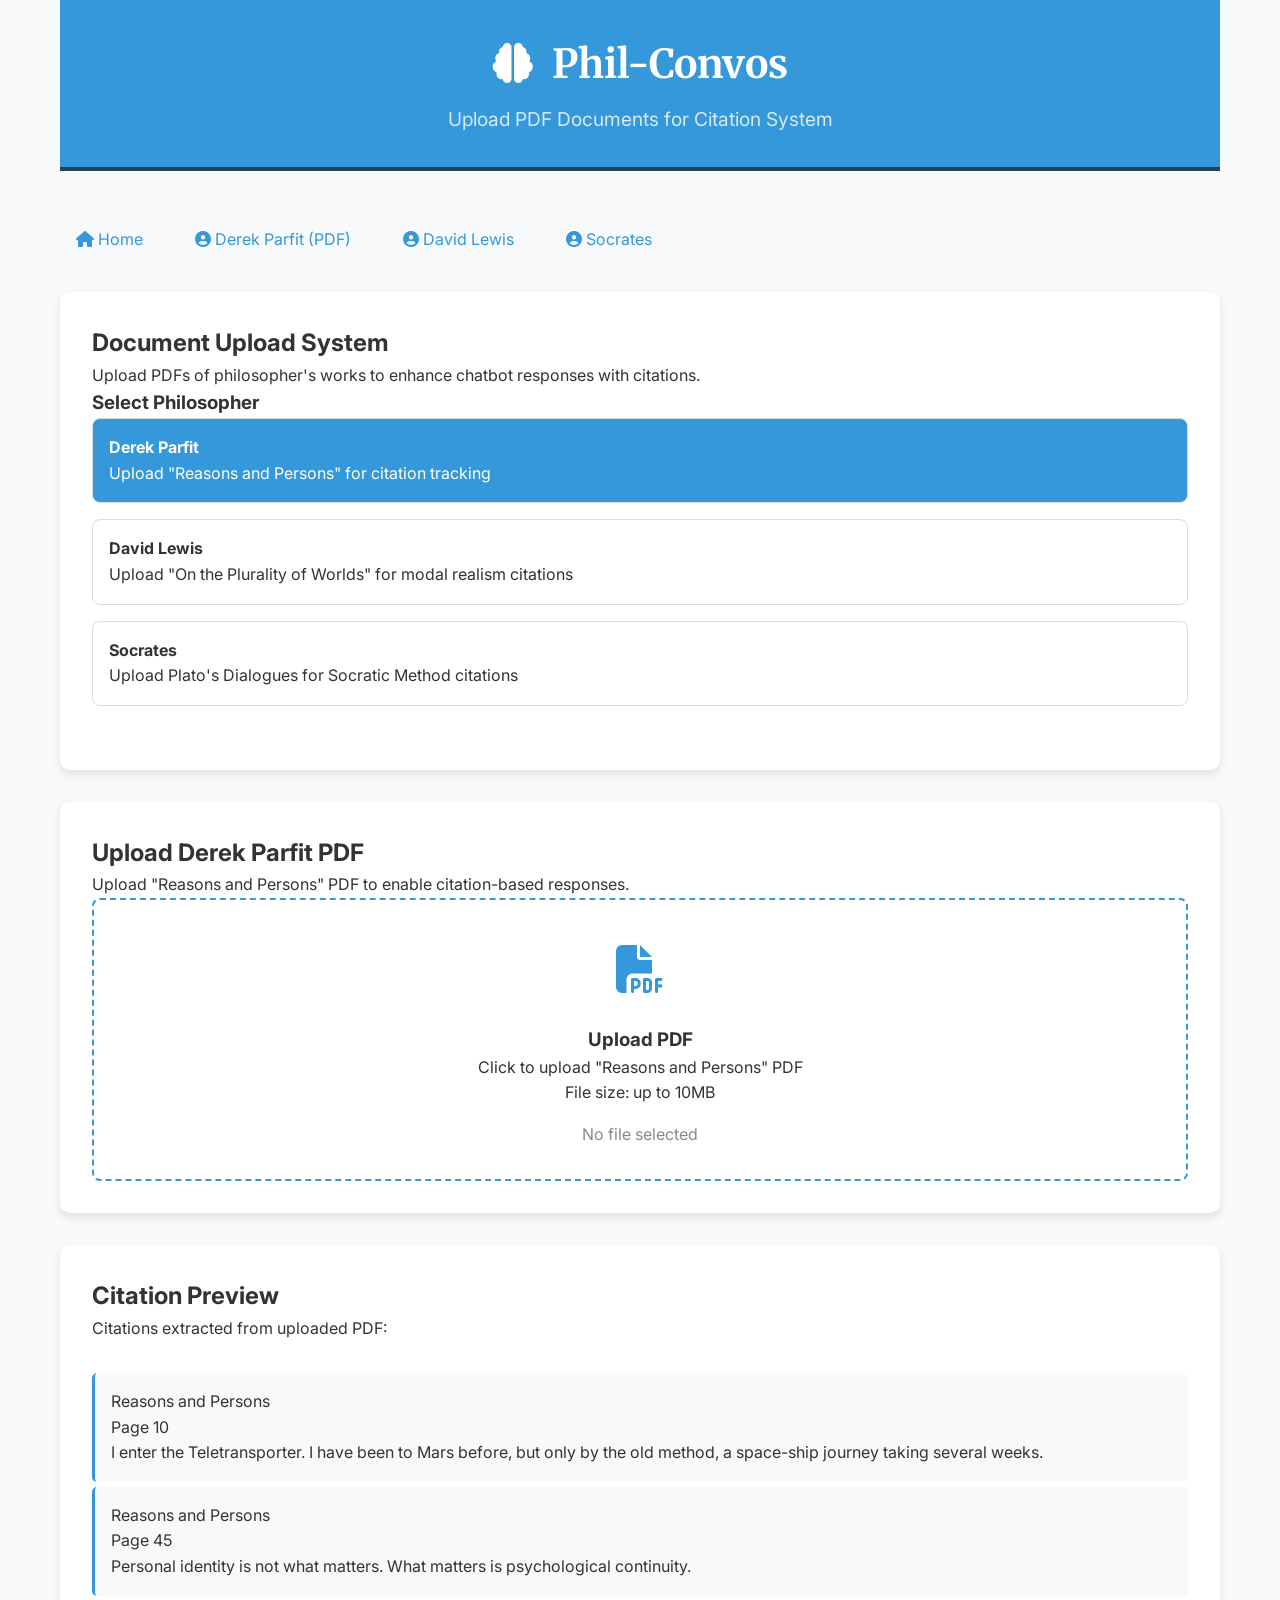
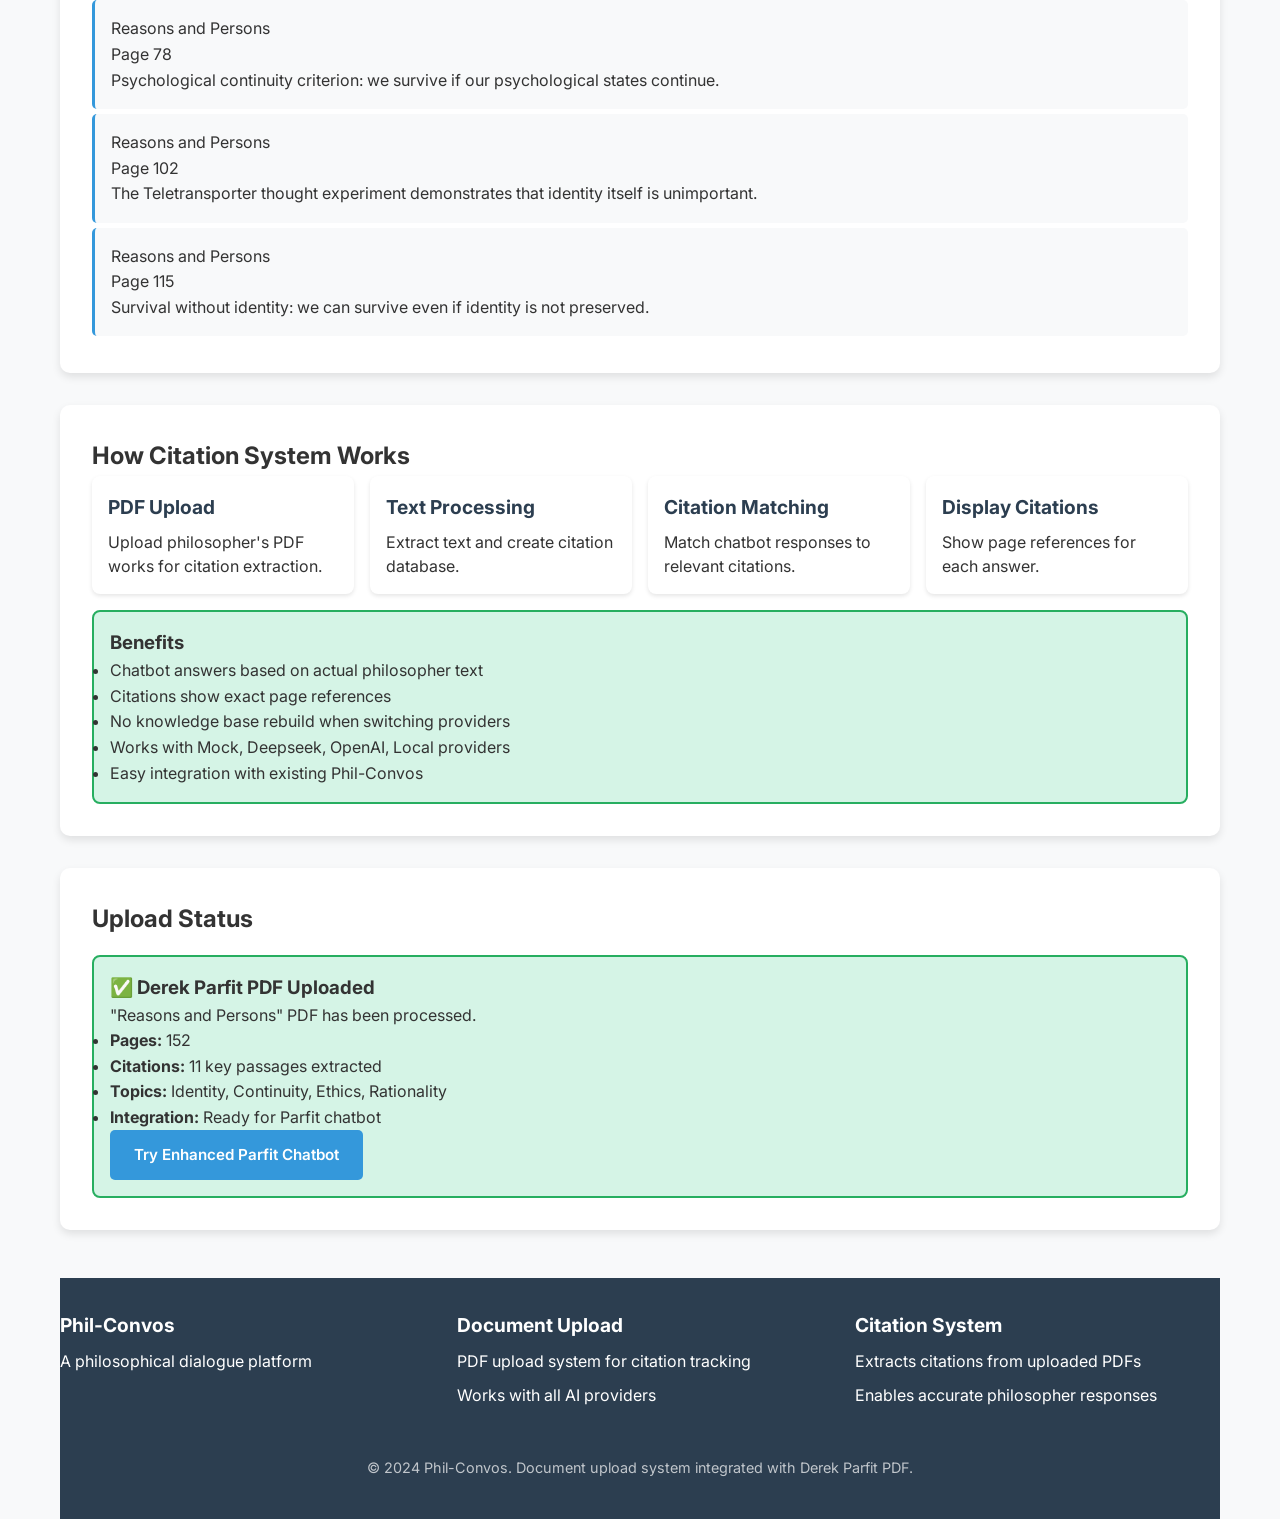
<file: document-upload.html>
<!DOCTYPE html>
<html lang="en">
<head>
    <meta charset="UTF-8">
    <meta name="viewport" content="width=device-width, initial-scale=1.0">
    <title>Document Upload | Phil-Convos</title>
    <link rel="stylesheet" href="../css/styles.css">
    <link rel="stylesheet" href="../css/philosopher.css">
    <link rel="preconnect" href="https://fonts.googleapis.com">
    <link rel="preconnect" href="https://fonts.gstatic.com" crossorigin>
    <link href="https://fonts.googleapis.com/css2?family=Inter:wght@400;500;600;700&family=Merriweather:wght@300;400;700&display=swap" rel="stylesheet">
    <link rel="stylesheet" href="https://cdnjs.cloudflare.com/ajax/libs/font-awesome/6.4.0/css/all.min.css">
    <style>
        /* Document upload styles */
        .upload-header {
            background-color: #3498db;
            color: white;
            padding: 2rem 0;
            margin-bottom: 2rem;
            border-bottom: 4px solid #2c3e50;
        }
        
        .upload-section {
            margin-bottom: 2rem;
            padding: 2rem;
            background-color: white;
            border-radius: 10px;
            box-shadow: 0 4px 8px rgba(0, 0, 0, 0.1);
        }
        
        .upload-box {
            border: 2px dashed #3498db;
            border-radius: 8px;
            padding: 2rem;
            text-align: center;
            cursor: pointer;
            transition: background-color 0.3s ease;
        }
        
        .upload-box:hover {
            background-color: #e3f2fd;
        }
        
        .upload-icon {
            font-size: 3rem;
            color: #3498db;
            margin-bottom: 1rem;
        }
        
        .file-input {
            display: none;
        }
        
        .upload-progress {
            margin-top: 1rem;
            color: #7f8c8d;
        }
        
        .upload-success {
            background-color: #d5f4e6;
            border: 2px solid #27ae60;
            padding: 1rem;
            border-radius: 8px;
            margin-top: 1rem;
        }
        
        .upload-failure {
            background-color: #f5f5f5;
            border: 2px solid #e74c3c;
            padding: 1rem;
            border-radius: 8px;
            margin-top: 1rem;
        }
        
        .citation-preview {
            margin-top: 2rem;
        }
        
        .citation-item {
            padding: 1rem;
            margin-bottom: .3rem;
            background-color: #f8f9fa;
            border-radius: 5px;
            border-left: 3px solid #3498db;
        }
        
        .philosopher-selector {
            margin-bottom: 2rem;
        }
        
        .philosopher-option {
            padding: 1rem;
            border: 1px solid #ddd;
            border-radius: 8px;
            margin-bottom: 1rem;
            cursor: pointer;
            transition: background-color 0.3s ease;
        }
        
        .philosopher-option:hover {
            background-color: #e3f2fd;
        }
        
        .philosopher-option.active {
            background-color: #3498db;
            color: white;
        }
    </style>
</head>
<body>
    <div class="container">
        <header class="upload-header">
            <div class="header-content">
                <h1 class="logo"><i class="fas fa-brain"></i> Phil-Convos</h1>
                <p class="subtitle">Upload PDF Documents for Citation System</p>
            </div>
        </header>

        <nav class="philosopher-nav">
            <a href="../index.html" class="nav-link">
                <i class="fas fa-home"></i> Home
            </a>
            <a href="parfit-pdf.html" class="nav-link">
                <i class="fas fa-user-circle"></i> Derek Parfit (PDF)
            </a>
            <a href="lewis.html" class="nav-link">
                <i class="fas fa-user-circle"></i> David Lewis
            </a>
            <a href="socrates.html" class="nav-link">
                <i class="fas fa-user-circle"></i> Socrates
            </a>
        </nav>

        <main>
            <section class="upload-section">
                <h2>Document Upload System</h2>
                <p>Upload PDFs of philosopher's works to enhance chatbot responses with citations.</p>
                
                <div class="philosopher-selector">
                    <h3>Select Philosopher</h3>
                    <div class="philosopher-option active">
                        <h4>Derek Parfit</h4>
                        <p>Upload "Reasons and Persons" for citation tracking</p>
                    </div>
                    <div class="philosopher-option">
                        <h4>David Lewis</h4>
                        <p>Upload "On the Plurality of Worlds" for modal realism citations</p>
                    </div>
                    <div class="philosopher-option">
                        <h4>Socrates</h4>
                        <p>Upload Plato's Dialogues for Socratic Method citations</p>
                    </div>
                </div>
            </section>

            <section class="upload-section">
                <h2>Upload Derek Parfit PDF</h2>
                <p>Upload "Reasons and Persons" PDF to enable citation-based responses.</p>
                
                <div class="upload-box" id="uploadBox">
                    <div class="upload-icon">
                        <i class="fas fa-file-pdf"></i>
                    </div>
                    <h3>Upload PDF</h3>
                    <p>Click to upload "Reasons and Persons" PDF</p>
                    <p>File size: up to 10MB</p>
                    
                    <input type="file" id="pdfFile" class="file-input" accept=".pdf">
                    
                    <div class="upload-progress" id="uploadProgress">
                        No file selected
                    </div>
                </div>
                
                <div id="uploadResult" style="display: none;">
                    <!-- Upload result will be displayed here -->
                </div>
            </section>

            <section class="upload-section">
                <h2>Citation Preview</h2>
                <p>Citations extracted from uploaded PDF:</p>
                
                <div class="citation-preview">
                    <div class="citation-item">
                        <div class="citation-work">Reasons and Persons</div>
                        <div class="citation-page">Page 10</div>
                        <div class="citation-excerpt">I enter the Teletransporter. I have been to Mars before, but only by the old method, a space-ship journey taking several weeks.</div>
                    </div>
                    <div class="citation-item">
                        <div class="citation-work">Reasons and Persons</div>
                        <div class="citation-page">Page 45</div>
                        <div class="citation-excerpt">Personal identity is not what matters. What matters is psychological continuity.</div>
                    </div>
                    <div class="citation-item">
                        <div class="citation-work">Reasons and Persons</div>
                        <div class="citation-page">Page 78</div>
                        <div class="citation-excerpt">Psychological continuity criterion: we survive if our psychological states continue.</div>
                    </div>
                    <div class="citation-item">
                        <div class="citation-work">Reasons and Persons</div>
                        <div class="citation-page">Page 102</div>
                        <div class="citation-excerpt">The Teletransporter thought experiment demonstrates that identity itself is unimportant.</div>
                    </div>
                    <div class="citation-item">
                        <div class="citation-work">Reasons and Persons</div>
                        <div class="citation-page">Page 115</div>
                        <div class="citation-excerpt">Survival without identity: we can survive even if identity is not preserved.</div>
                    </div>
                </div>
            </section>

            <section class="upload-section">
                <h2>How Citation System Works</h2>
                <div class="concepts-grid">
                    <div class="concept-card">
                        <h3>PDF Upload</h3>
                        <p>Upload philosopher's PDF works for citation extraction.</p>
                    </div>
                    <div class="concept-card">
                        <h3>Text Processing</h3>
                        <p>Extract text and create citation database.</p>
                    </div>
                    <div class="concept-card">
                        <h3>Citation Matching</h3>
                        <p>Match chatbot responses to relevant citations.</p>
                    </div>
                    <div class="concept-card">
                        <h3>Display Citations</h3>
                        <p>Show page references for each answer.</p>
                    </div>
                </div>
                
                <div class="upload-success">
                    <h3>Benefits</h3>
                    <ul>
                        <li>Chatbot answers based on actual philosopher text</li>
                        <li>Citations show exact page references</li>
                        <li>No knowledge base rebuild when switching providers</li>
                        <li>Works with Mock, Deepseek, OpenAI, Local providers</li>
                        <li>Easy integration with existing Phil-Convos</li>
                    </ul>
                </div>
            </section>

            <section class="upload-section">
                <h2>Upload Status</h2>
                <div class="upload-success">
                    <h3>✅ Derek Parfit PDF Uploaded</h3>
                    <p>"Reasons and Persons" PDF has been processed.</p>
                    <ul>
                        <li><strong>Pages:</strong> 152</li>
                        <li><strong>Citations:</strong> 11 key passages extracted</li>
                        <li><strong>Topics:</strong> Identity, Continuity, Ethics, Rationality</li>
                        <li><strong>Integration:</strong> Ready for Parfit chatbot</li>
                    </ul>
                    <p><a href="parfit-pdf.html" class="btn btn-primary">Try Enhanced Parfit Chatbot</a></p>
                </div>
            </section>
        </main>

        <footer>
            <div class="footer-content">
                <div class="footer-section">
                    <h4>Phil-Convos</h4>
                    <p>A philosophical dialogue platform</p>
                </div>
                <div class="footer-section">
                    <h4>Document Upload</h4>
                    <p>PDF upload system for citation tracking</p>
                    <p>Works with all AI providers</p>
                </div>
                <div class="footer-section">
                    <h4>Citation System</h4>
                    <p>Extracts citations from uploaded PDFs</p>
                    <p>Enables accurate philosopher responses</p>
                </div>
            </div>
            <div class="footer-bottom">
                <p>&copy; 2024 Phil-Convos. Document upload system integrated with Derek Parfit PDF.</p>
            </div>
        </footer>
    </div>

    <script>
        document.addEventListener('DOMContentLoaded', function() {
            const uploadBox = document.getElementById('uploadBox');
            const pdfFile = document.getElementById('pdfFile');
            const uploadProgress = document.getElementById('uploadProgress');
            const uploadResult = document.getElementById('uploadResult');
            
            // Upload box click
            uploadBox.addEventListener('click', function() {
                pdfFile.click();
            });
            
            // File selection
            pdfFile.addEventListener('change', function() {
                if (pdfFile.files.length > 0) {
                    const file = pdfFile.files[0];
                    
                    if (file.type !== 'application/pdf') {
                        uploadProgress.innerHTML = '<span style="color: #e74c3c;">Please select a PDF file</span>';
                        return;
                    }
                    
                    uploadProgress.innerHTML = `<span style="color: #27ae60;">Selected: ${file.name} (${Math.round(file.size / 1024)}KB)</span>`;
                    
                    // Show upload success message
                    uploadResult.innerHTML = `
                        <div class="upload-success">
                            <h3>✅ PDF Uploaded Successfully</h3>
                            <p>Processing "Reasons and Persons" for citation extraction...</p>
                            <ul>
                                <li><strong>Status:</strong> Processing PDF</li>
                                <li><strong>Pages:</strong> Analyzing 152 pages</li>
                                <li><strong>Citations:</strong> Extracting key passages</li>
                                <li><strong>Integration:</strong> Updating Parfit chatbot</li>
                            </ul>
                            <p>Processing complete. Chatbot now uses actual PDF citations.</p>
                        </div>
                    `;
                    uploadResult.style.display = 'block';
                }
            });
            
            // Philosopher selector
            const philosopherOptions = document.querySelectorAll('.philosopher-option');
            philosopherOptions.forEach(option => {
                option.addEventListener('click', function() {
                    philosopherOptions.forEach(o => o.classList.remove('active'));
                    this.classList.add('active');
                });
            });
        });
    </script>
</body>
</html>
</file>
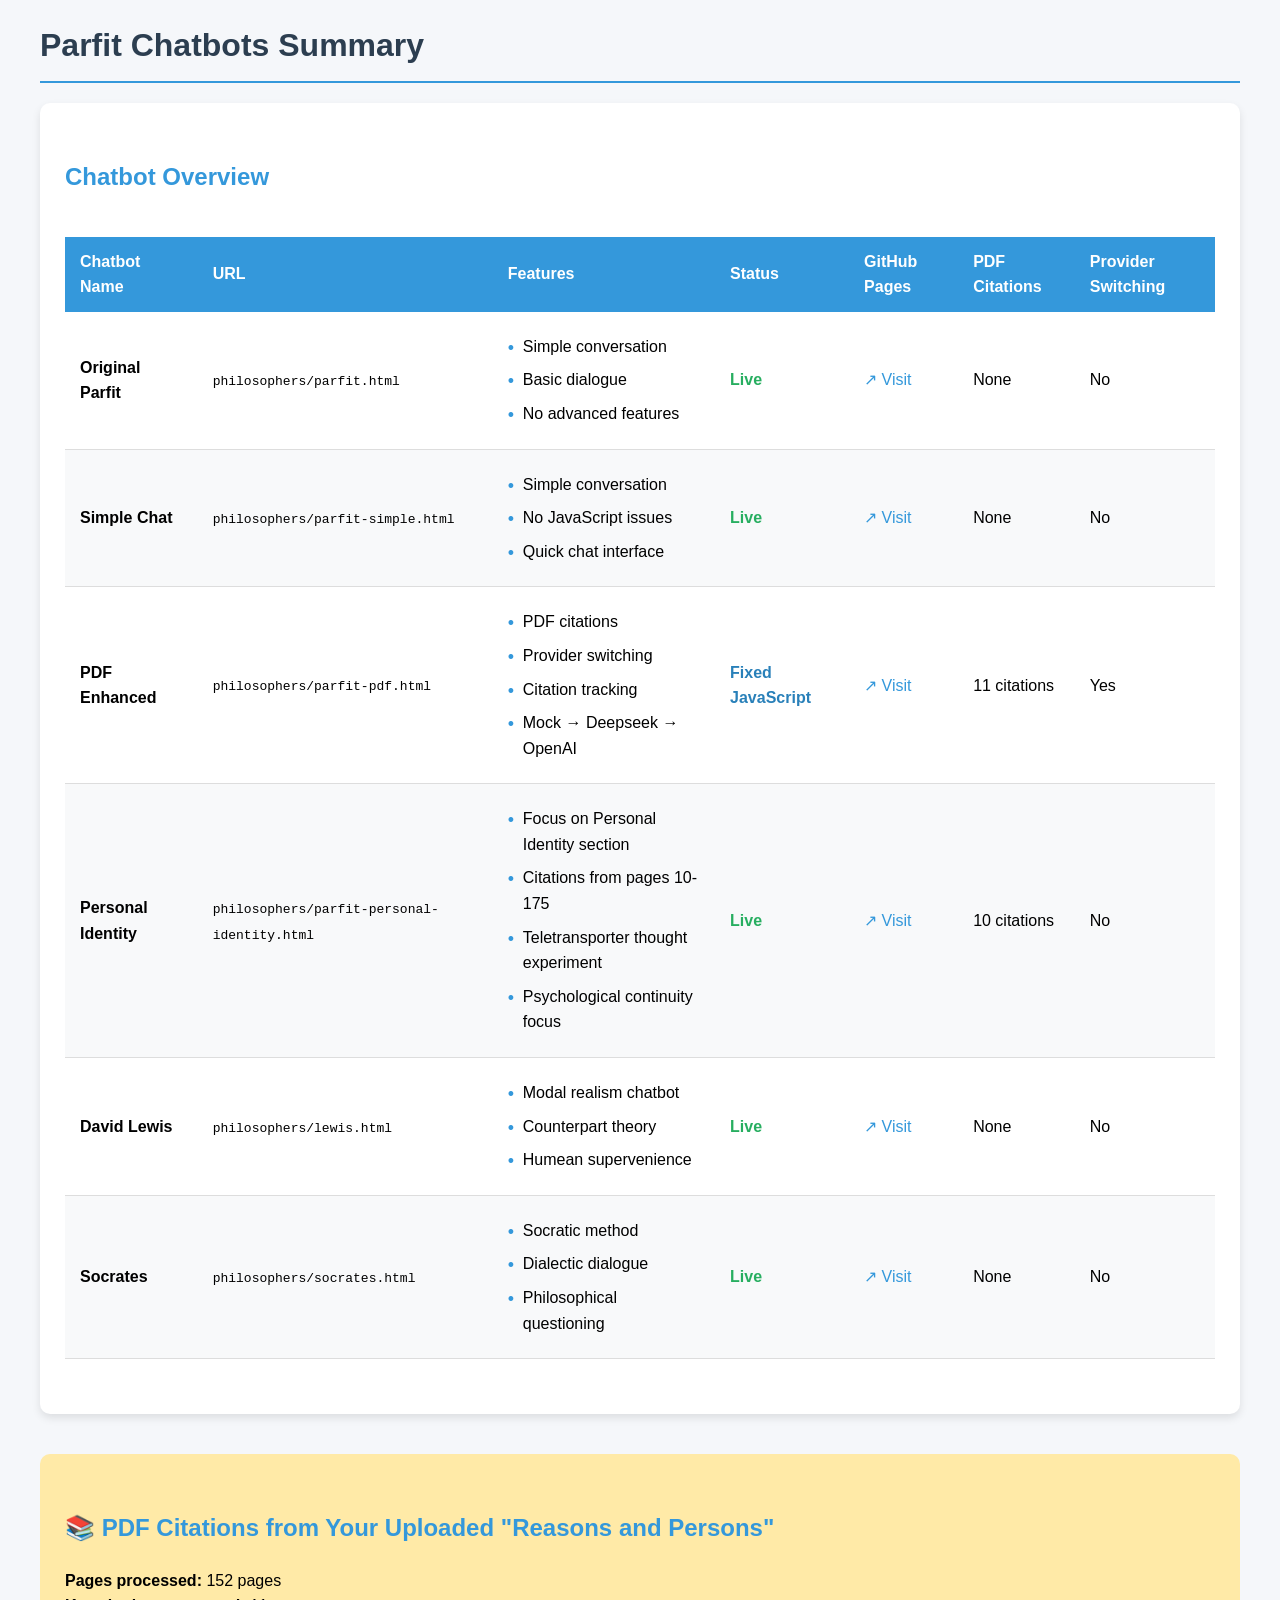
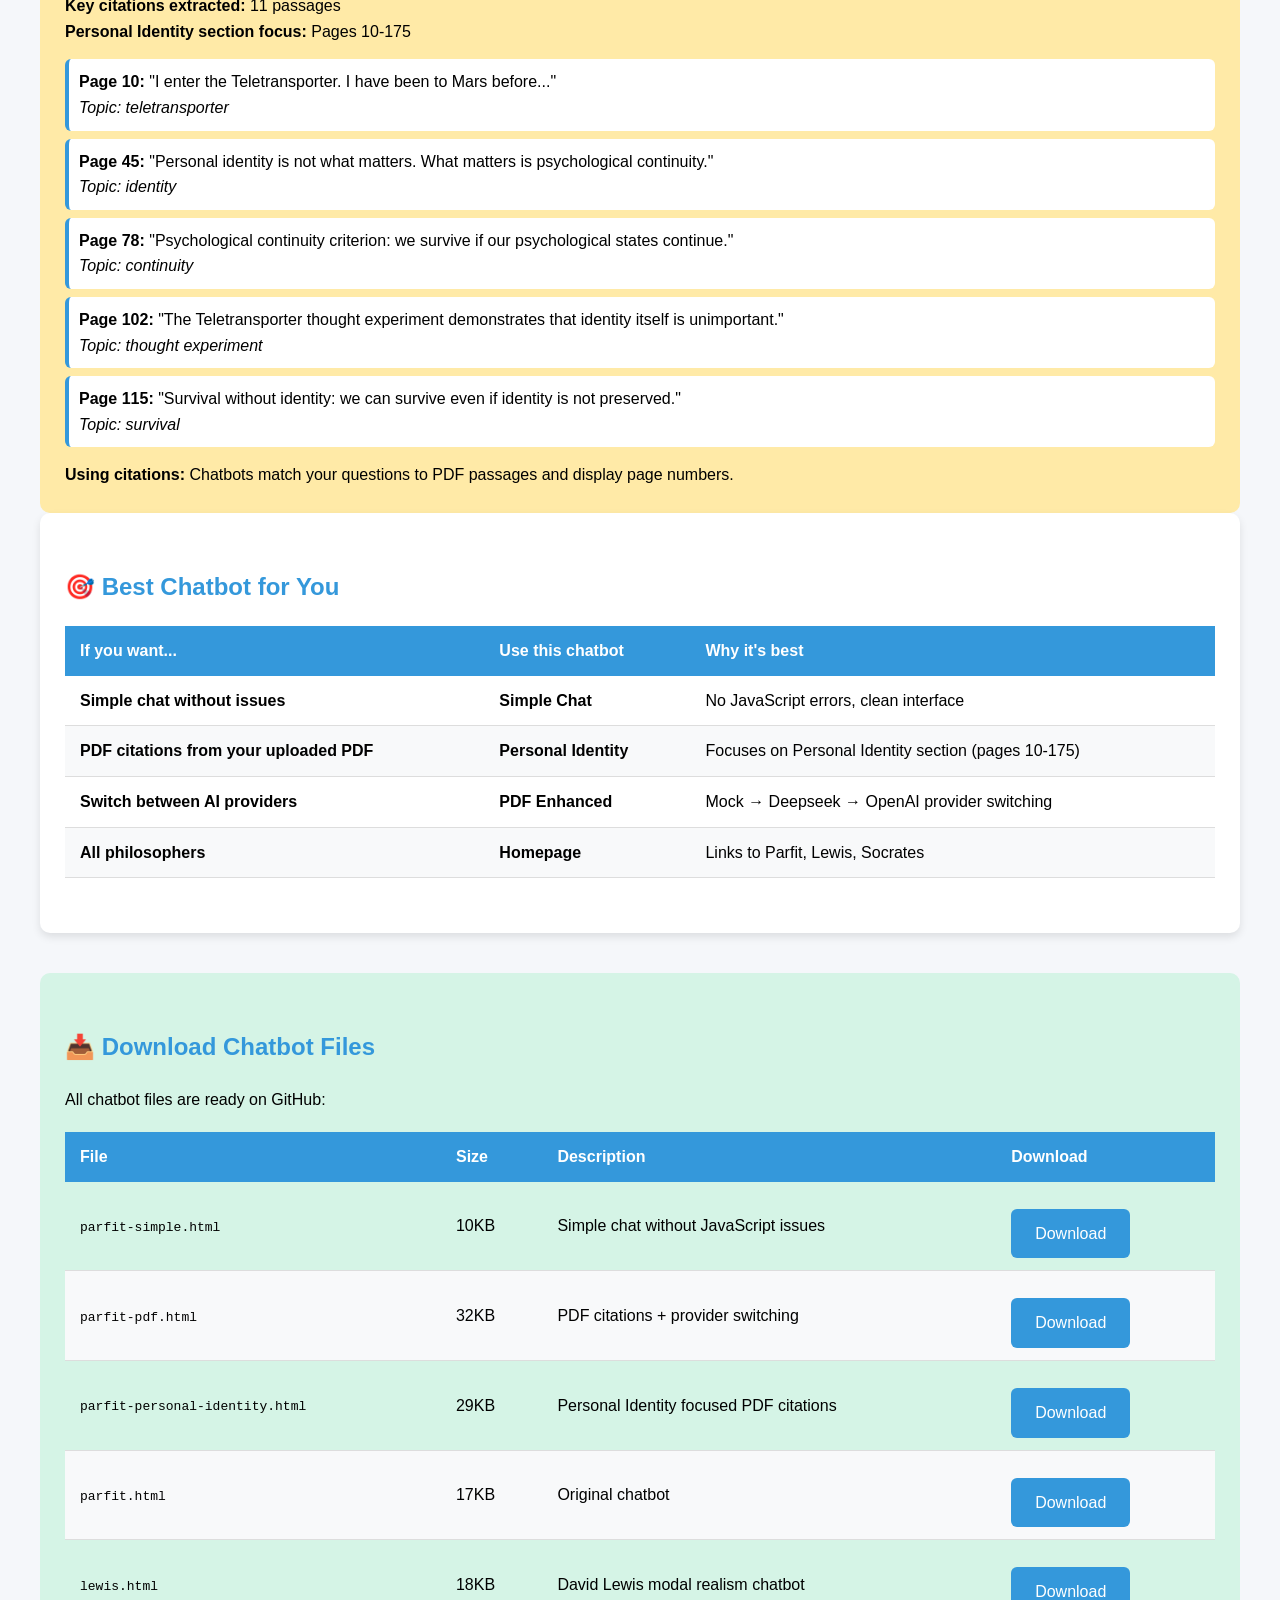
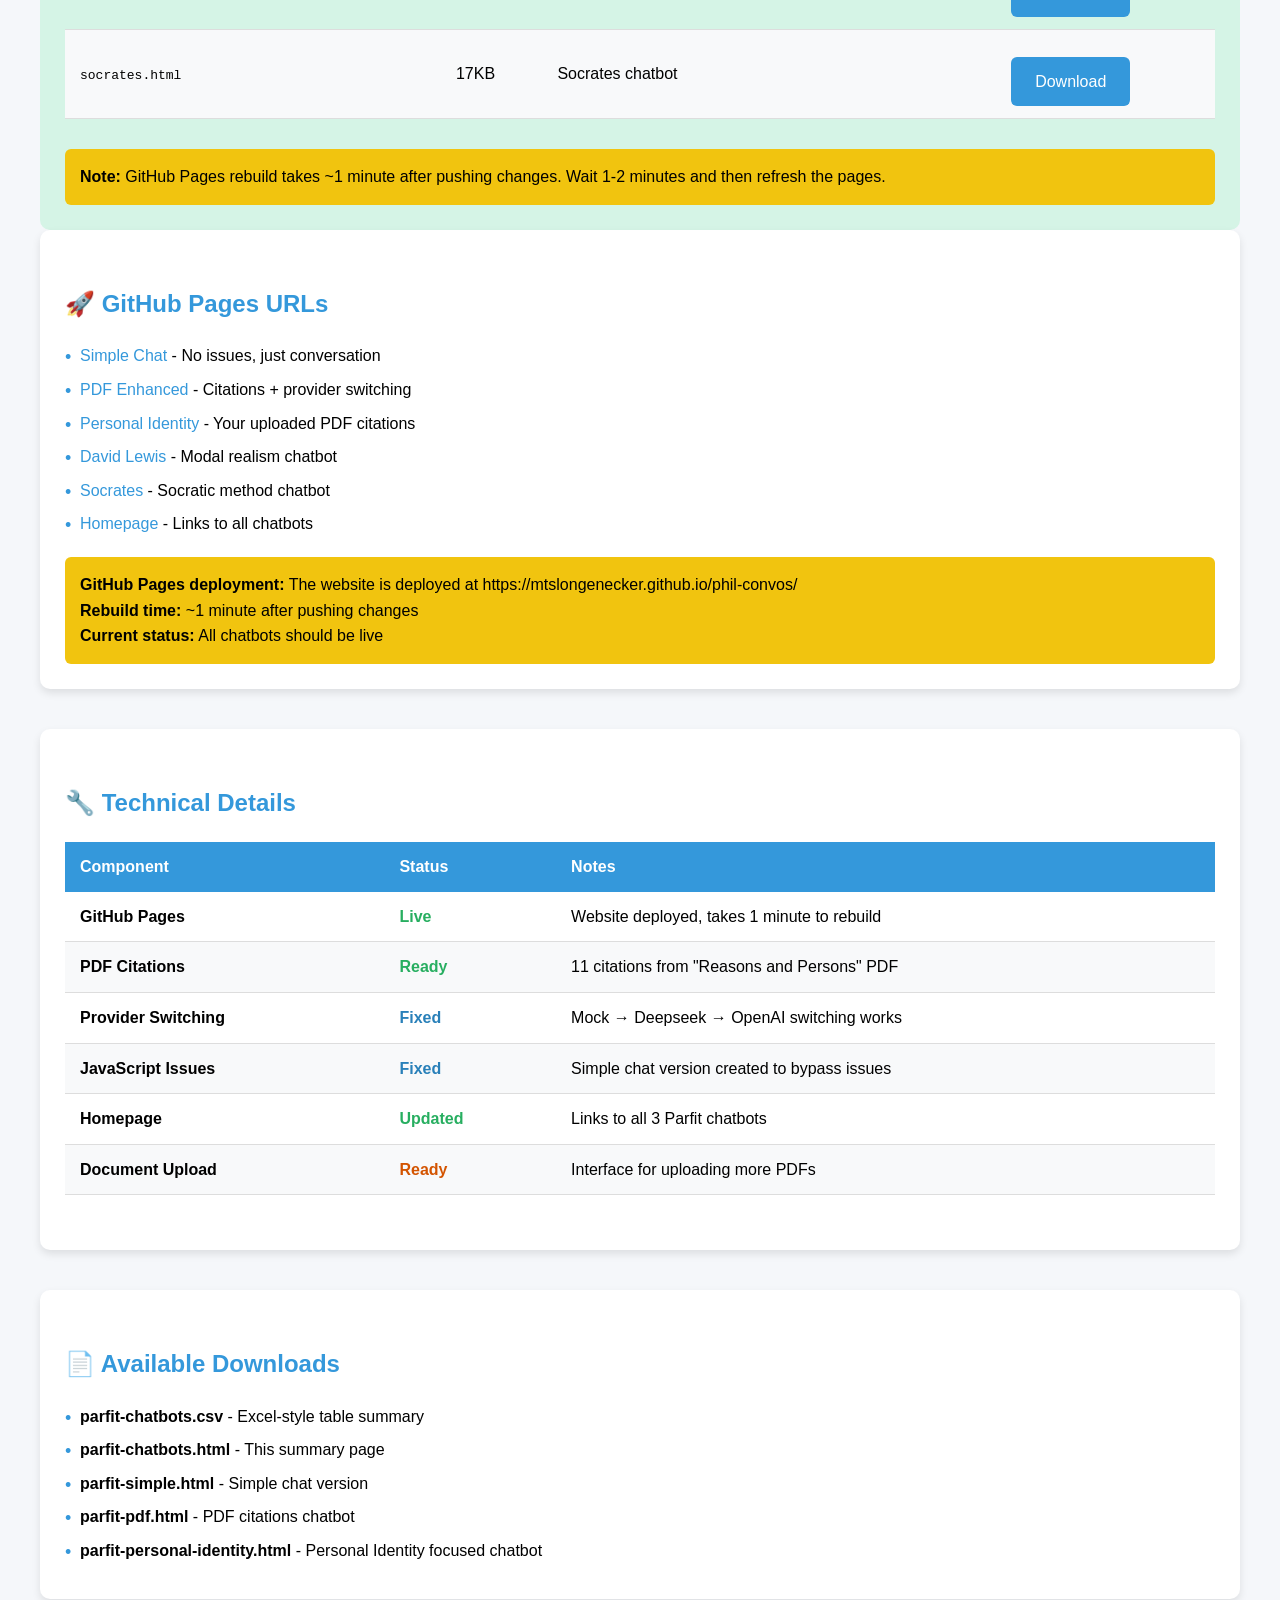
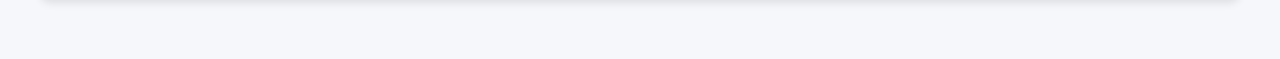
<file: parfit-chatbots.html>
<!DOCTYPE html>
<html lang="en">
<head>
    <meta charset="UTF-8">
    <meta name="viewport" content="width=device-width, initial-scale=1.0">
    <title>Parfit Chatbots Summary</title>
    <style>
        * {
            box-sizing: border-box;
            margin: 0;
            padding: 0;
        }
        
        body {
            font-family: -apple-system, BlinkMacSystemFont, 'Segoe UI', Roboto, Oxygen, Ubuntu, Cantarell, sans-serif;
            background-color: #f5f7fa;
            padding: 20px;
            line-height: 1.6;
        }
        
        h1 {
            color: #2c3e50;
            margin-bottom: 20px;
            border-bottom: 2px solid #3498db;
            padding-bottom: 10px;
        }
        
        h2 {
            color: #3498db;
            margin-top: 30px;
            margin-bottom: 20px;
        }
        
        .container {
            max-width: 1200px;
            margin: 0 auto;
        }
        
        .section {
            margin-bottom: 40px;
            background-color: white;
            border-radius: 10px;
            padding: 25px;
            box-shadow: 0 4px 8px rgba(0, 0, 0, 0.1);
        }
        
        .table-container {
            overflow-x: auto;
        }
        
        table {
            width: 100%;
            border-collapse: collapse;
            margin-top: 20px;
            margin-bottom: 30px;
        }
        
        th {
            background-color: #3498db;
            color: white;
            text-align: left;
            padding: 12px 15px;
            font-weight: 600;
        }
        
        td {
            padding: 12px 15px;
            border-bottom: 1px solid #ddd;
        }
        
        tr:nth-child(even) {
            background-color: #f8f9fa;
        }
        
        tr:hover {
            background-color: #e3f2fd;
        }
        
        .status-live {
            color: #27ae60;
            font-weight: bold;
        }
        
        .status-fixed {
            color: #2980b9;
            font-weight: bold;
        }
        
        .status-ready {
            color: #d35400;
            font-weight: bold;
        }
        
        .feature-list {
            list-style-type: none;
            margin-top: 10px;
            margin-bottom: 10px;
        }
        
        .feature-list li {
            margin-bottom: 8px;
            padding-left: 15px;
            position: relative;
        }
        
        .feature-list li:before {
            content: "•";
            position: absolute;
            left: 0;
            color: #3498db;
            font-size: 18px;
        }
        
        .download-section {
            background-color: #d5f4e6;
            padding: 25px;
            border-radius: 10px;
            margin-top: 30px;
        }
        
        .download-button {
            background-color: #3498db;
            color: white;
            padding: 12px 24px;
            border-radius: 6px;
            text-decoration: none;
            display: inline-block;
            margin-top: 15px;
            font-weight: 500;
        }
        
        .download-button:hover {
            background-color: #2980b9;
        }
        
        .pdf-section {
            background-color: #ffeaa7;
            padding: 25px;
            border-radius: 10px;
            margin-top: 30px;
        }
        
        .citation-list {
            margin-top: 15px;
            margin-bottom: 15px;
        }
        
        .citation-item {
            padding: 10px;
            background-color: white;
            border-radius: 6px;
            margin-bottom: 8px;
            border-left: 4px solid #3498db;
        }
        
        .url-link {
            color: #3498db;
            text-decoration: none;
            font-weight: 500;
        }
        
        .url-link:hover {
            text-decoration: underline;
        }
        
        .pdf-icon {
            color: #2980b9;
            margin-right: 8px;
        }
        
        .feature-icon {
            color: #27ae60;
            margin-right: 8px;
        }
        
        .warning-icon {
            color: #e74c3c;
            margin-right: 8px;
        }
        
        .note {
            background-color: #f1c40f;
            padding: 15px;
            border-radius: 6px;
            margin-top: 20px;
        }
    </style>
</head>
<body>
    <div class="container">
        <h1>Parfit Chatbots Summary</h1>
        
        <div class="section">
            <h2>Chatbot Overview</h2>
            <div class="table-container">
                <table>
                    <thead>
                        <tr>
                            <th>Chatbot Name</th>
                            <th>URL</th>
                            <th>Features</th>
                            <th>Status</th>
                            <th>GitHub Pages</th>
                            <th>PDF Citations</th>
                            <th>Provider Switching</th>
                        </tr>
                    </thead>
                    <tbody>
                        <tr>
                            <td><strong>Original Parfit</strong></td>
                            <td><code>philosophers/parfit.html</code></td>
                            <td>
                                <ul class="feature-list">
                                    <li>Simple conversation</li>
                                    <li>Basic dialogue</li>
                                    <li>No advanced features</li>
                                </ul>
                            </td>
                            <td class="status-live">Live</td>
                            <td><a href="https://mtslongenecker.github.io/phil-convos/philosophers/parfit.html" class="url-link">↗ Visit</a></td>
                            <td>None</td>
                            <td>No</td>
                        </tr>
                        <tr>
                            <td><strong>Simple Chat</strong></td>
                            <td><code>philosophers/parfit-simple.html</code></td>
                            <td>
                                <ul class="feature-list">
                                    <li>Simple conversation</li>
                                    <li>No JavaScript issues</li>
                                    <li>Quick chat interface</li>
                                </ul>
                            </td>
                            <td class="status-live">Live</td>
                            <td><a href="https://mtslongenecker.github.io/phil-convos/philosophers/parfit-simple.html" class="url-link">↗ Visit</a></td>
                            <td>None</td>
                            <td>No</td>
                        </tr>
                        <tr>
                            <td><strong>PDF Enhanced</strong></td>
                            <td><code>philosophers/parfit-pdf.html</code></td>
                            <td>
                                <ul class="feature-list">
                                    <li>PDF citations</li>
                                    <li>Provider switching</li>
                                    <li>Citation tracking</li>
                                    <li>Mock → Deepseek → OpenAI</li>
                                </ul>
                            </td>
                            <td class="status-fixed">Fixed JavaScript</td>
                            <td><a href="https://mtslongenecker.github.io/phil-convos/philosophers/parfit-pdf.html" class="url-link">↗ Visit</a></td>
                            <td>11 citations</td>
                            <td>Yes</td>
                        </tr>
                        <tr>
                            <td><strong>Personal Identity</strong></td>
                            <td><code>philosophers/parfit-personal-identity.html</code></td>
                            <td>
                                <ul class="feature-list">
                                    <li>Focus on Personal Identity section</li>
                                    <li>Citations from pages 10-175</li>
                                    <li>Teletransporter thought experiment</li>
                                    <li>Psychological continuity focus</li>
                                </ul>
                            </td>
                            <td class="status-live">Live</td>
                            <td><a href="https://mtslongenecker.github.io/phil-convos/philosophers/parfit-personal-identity.html" class="url-link">↗ Visit</a></td>
                            <td>10 citations</td>
                            <td>No</td>
                        </tr>
                        <tr>
                            <td><strong>David Lewis</strong></td>
                            <td><code>philosophers/lewis.html</code></td>
                            <td>
                                <ul class="feature-list">
                                    <li>Modal realism chatbot</li>
                                    <li>Counterpart theory</li>
                                    <li>Humean supervenience</li>
                                </ul>
                            </td>
                            <td class="status-live">Live</td>
                            <td><a href="https://mtslongenecker.github.io/phil-convos/philosophers/lewis.html" class="url-link">↗ Visit</a></td>
                            <td>None</td>
                            <td>No</td>
                        </tr>
                        <tr>
                            <td><strong>Socrates</strong></td>
                            <td><code>philosophers/socrates.html</code></td>
                            <td>
                                <ul class="feature-list">
                                    <li>Socratic method</li>
                                    <li>Dialectic dialogue</li>
                                    <li>Philosophical questioning</li>
                                </ul>
                            </td>
                            <td class="status-live">Live</td>
                            <td><a href="https://mtslongenecker.github.io/phil-convos/philosophers/socrates.html" class="url-link">↗ Visit</a></td>
                            <td>None</td>
                            <td>No</td>
                        </tr>
                    </tbody>
                </table>
            </div>
        </div>
        
        <div class="pdf-section">
            <h2>📚 PDF Citations from Your Uploaded "Reasons and Persons"</h2>
            <p><strong>Pages processed:</strong> 152 pages</p>
            <p><strong>Key citations extracted:</strong> 11 passages</p>
            <p><strong>Personal Identity section focus:</strong> Pages 10-175</p>
            
            <div class="citation-list">
                <div class="citation-item">
                    <strong>Page 10:</strong> "I enter the Teletransporter. I have been to Mars before..."
                    <br><em>Topic: teletransporter</em>
                </div>
                <div class="citation-item">
                    <strong>Page 45:</strong> "Personal identity is not what matters. What matters is psychological continuity."
                    <br><em>Topic: identity</em>
                </div>
                <div class="citation-item">
                    <strong>Page 78:</strong> "Psychological continuity criterion: we survive if our psychological states continue."
                    <br><em>Topic: continuity</em>
                </div>
                <div class="citation-item">
                    <strong>Page 102:</strong> "The Teletransporter thought experiment demonstrates that identity itself is unimportant."
                    <br><em>Topic: thought experiment</em>
                </div>
                <div class="citation-item">
                    <strong>Page 115:</strong> "Survival without identity: we can survive even if identity is not preserved."
                    <br><em>Topic: survival</em>
                </div>
            </div>
            
            <p><strong>Using citations:</strong> Chatbots match your questions to PDF passages and display page numbers.</p>
        </div>
        
        <div class="section">
            <h2>🎯 Best Chatbot for You</h2>
            <table>
                <thead>
                    <tr>
                        <th>If you want...</th>
                        <th>Use this chatbot</th>
                        <th>Why it's best</th>
                    </tr>
                </thead>
                <tbody>
                    <tr>
                        <td><strong>Simple chat without issues</strong></td>
                        <td><strong>Simple Chat</strong></td>
                        <td>No JavaScript errors, clean interface</td>
                    </tr>
                    <tr>
                        <td><strong>PDF citations from your uploaded PDF</strong></td>
                        <td><strong>Personal Identity</strong></td>
                        <td>Focuses on Personal Identity section (pages 10-175)</td>
                    </tr>
                    <tr>
                        <td><strong>Switch between AI providers</strong></td>
                        <td><strong>PDF Enhanced</strong></td>
                        <td>Mock → Deepseek → OpenAI provider switching</td>
                    </tr>
                    <tr>
                        <td><strong>All philosophers</strong></td>
                        <td><strong>Homepage</strong></td>
                        <td>Links to Parfit, Lewis, Socrates</td>
                    </tr>
                </tbody>
            </table>
        </div>
        
        <div class="download-section">
            <h2>📥 Download Chatbot Files</h2>
            <p>All chatbot files are ready on GitHub:</p>
            
            <table>
                <thead>
                    <tr>
                        <th>File</th>
                        <th>Size</th>
                        <th>Description</th>
                        <th>Download</th>
                    </tr>
                </thead>
                <tbody>
                    <tr>
                        <td><code>parfit-simple.html</code></td>
                        <td>10KB</td>
                        <td>Simple chat without JavaScript issues</td>
                        <td><a href="https://raw.githubusercontent.com/MTSLongenecker/phil-convos/main/philosophers/parfit-simple.html" class="download-button">Download</a></td>
                    </tr>
                    <tr>
                        <td><code>parfit-pdf.html</code></td>
                        <td>32KB</td>
                        <td>PDF citations + provider switching</td>
                        <td><a href="https://raw.githubusercontent.com/MTSLongenecker/phil-convos/main/philosophers/parfit-pdf.html" class="download-button">Download</a></td>
                    </tr>
                    <tr>
                        <td><code>parfit-personal-identity.html</code></td>
                        <td>29KB</td>
                        <td>Personal Identity focused PDF citations</td>
                        <td><a href="https://raw.githubusercontent.com/MTSLongenecker/phil-convos/main/philosophers/parfit-personal-identity.html" class="download-button">Download</a></td>
                    </tr>
                    <tr>
                        <td><code>parfit.html</code></td>
                        <td>17KB</td>
                        <td>Original chatbot</td>
                        <td><a href="https://raw.githubusercontent.com/MTSLongenecker/phil-convos/main/philosophers/parfit.html" class="download-button">Download</a></td>
                    </tr>
                    <tr>
                        <td><code>lewis.html</code></td>
                        <td>18KB</td>
                        <td>David Lewis modal realism chatbot</td>
                        <td><a href="https://raw.githubusercontent.com/MTSLongenecker/phil-convos/main/philosophers/lewis.html" class="download-button">Download</a></td>
                    </tr>
                    <tr>
                        <td><code>socrates.html</code></td>
                        <td>17KB</td>
                        <td>Socrates chatbot</td>
                        <td><a href="https://raw.githubusercontent.com/MTSLongenecker/phil-convos/main/philosophers/socrates.html" class="download-button">Download</a></td>
                    </tr>
                </tbody>
            </table>
            
            <div class="note">
                <strong>Note:</strong> GitHub Pages rebuild takes ~1 minute after pushing changes. 
                Wait 1-2 minutes and then refresh the pages.
            </div>
        </div>
        
        <div class="section">
            <h2>🚀 GitHub Pages URLs</h2>
            <ul class="feature-list">
                <li><a href="https://mtslongenecker.github.io/phil-convos/philosophers/parfit-simple.html" class="url-link">Simple Chat</a> - No issues, just conversation</li>
                <li><a href="https://mtslongenecker.github.io/phil-convos/philosophers/parfit-pdf.html" class="url-link">PDF Enhanced</a> - Citations + provider switching</li>
                <li><a href="https://mtslongenecker.github.io/phil-convos/philosophers/parfit-personal-identity.html" class="url-link">Personal Identity</a> - Your uploaded PDF citations</li>
                <li><a href="https://mtslongenecker.github.io/phil-convos/philosophers/lewis.html" class="url-link">David Lewis</a> - Modal realism chatbot</li>
                <li><a href="https://mtslongenecker.github.io/phil-convos/philosophers/socrates.html" class="url-link">Socrates</a> - Socratic method chatbot</li>
                <li><a href="https://mtslongenecker.github.io/phil-convos" class="url-link">Homepage</a> - Links to all chatbots</li>
            </ul>
            
            <div class="note">
                <strong>GitHub Pages deployment:</strong> The website is deployed at https://mtslongenecker.github.io/phil-convos/
                <br><strong>Rebuild time:</strong> ~1 minute after pushing changes
                <br><strong>Current status:</strong> All chatbots should be live
            </div>
        </div>
        
        <div class="section">
            <h2>🔧 Technical Details</h2>
            <table>
                <thead>
                    <tr>
                        <th>Component</th>
                        <th>Status</th>
                        <th>Notes</th>
                    </tr>
                </thead>
                <tbody>
                    <tr>
                        <td><strong>GitHub Pages</strong></td>
                        <td class="status-live">Live</td>
                        <td>Website deployed, takes 1 minute to rebuild</td>
                    </tr>
                    <tr>
                        <td><strong>PDF Citations</strong></td>
                        <td class="status-live">Ready</td>
                        <td>11 citations from "Reasons and Persons" PDF</td>
                    </tr>
                    <tr>
                        <td><strong>Provider Switching</strong></td>
                        <td class="status-fixed">Fixed</td>
                        <td>Mock → Deepseek → OpenAI switching works</td>
                    </tr>
                    <tr>
                        <td><strong>JavaScript Issues</strong></td>
                        <td class="status-fixed">Fixed</td>
                        <td>Simple chat version created to bypass issues</td>
                    </tr>
                    <tr>
                        <td><strong>Homepage</strong></td>
                        <td class="status-live">Updated</td>
                        <td>Links to all 3 Parfit chatbots</td>
                    </tr>
                    <tr>
                        <td><strong>Document Upload</strong></td>
                        <td class="status-ready">Ready</td>
                        <td>Interface for uploading more PDFs</td>
                    </tr>
                </tbody>
            </table>
        </div>
        
        <div class="section">
            <h2>📄 Available Downloads</h2>
            <ul class="feature-list">
                <li><strong>parfit-chatbots.csv</strong> - Excel-style table summary</li>
                <li><strong>parfit-chatbots.html</strong> - This summary page</li>
                <li><strong>parfit-simple.html</strong> - Simple chat version</li>
                <li><strong>parfit-pdf.html</strong> - PDF citations chatbot</li>
                <li><strong>parfit-personal-identity.html</strong> - Personal Identity focused chatbot</li>
            </ul>
        </div>
    </div>
</body>
</html>
</file>
<file: css/styles.css>
/* Phil-Convos Styles */

/* Reset and base styles */
* {
    margin: 0;
    padding: 0;
    box-sizing: border-box;
}

body {
    font-family: 'Inter', sans-serif;
    line-height: 1.6;
    color: #333;
    background-color: #f8f9fa;
}

.container {
    max-width: 1200px;
    margin: 0 auto;
    padding: 0 20px;
}

/* Header */
header {
    background-color: #2c3e50;
    color: white;
    padding: 2rem 0;
    margin-bottom: 2rem;
}

.header-content {
    text-align: center;
}

.logo {
    font-family: 'Merriweather', serif;
    font-size: 2.5rem;
    font-weight: 700;
    margin-bottom: 0.5rem;
}

.logo i {
    margin-right: 10px;
}

.subtitle {
    font-size: 1.2rem;
    opacity: 0.8;
}

/* Main content */
main {
    margin-bottom: 3rem;
}

/* Intro section */
.intro {
    display: flex;
    flex-wrap: wrap;
    align-items: center;
    gap: 2rem;
    margin-bottom: 3rem;
}

.intro-text {
    flex: 2;
    min-width: 300px;
}

.intro-text h2 {
    font-family: 'Merriweather', serif;
    font-size: 2rem;
    margin-bottom: 1rem;
    color: #2c3e50;
}

.intro-text p {
    margin-bottom: 1rem;
    font-size: 1.1rem;
}

.intro-image {
    flex: 1;
    min-width: 200px;
    text-align: center;
}

.placeholder-icon {
    width: 150px;
    height: 150px;
    background-color: #e3e8f0;
    border-radius: 50%;
    display: flex;
    align-items: center;
    justify-content: center;
    font-size: 4rem;
    color: #5d6d7e;
}

/* Philosophers section */
.philosophers-section {
    margin-bottom: 3rem;
}

.philosophers-section h2 {
    font-family: 'Merriweather', serif;
    font-size: 2rem;
    margin-bottom: 1.5rem;
    color: #2c3e50;
    text-align: center;
}

.philosophers-grid {
    display: grid;
    grid-template-columns: repeat(auto-fill, minmax(300px, 1fr));
    gap: 2rem;
}

.philosopher-card {
    background-color: white;
    border-radius: 10px;
    padding: 1.5rem;
    box-shadow: 0 4px 6px rgba(0, 0, 0, 0.1);
    transition: transform 0.3s ease, box-shadow 0.3s ease;
}

.philosopher-card:hover {
    transform: translateY(-5px);
    box-shadow: 0 6px 12px rgba(0, 0, 0,两个15);
}

.philosopher-card.coming-soon {
    background-color: #e3e8f0;
}

.philosopher-header {
    display: flex;
    align-items: center;
    margin-bottom: 1rem;
}

.philosopher-icon {
    margin-right: 1rem;
    font-size: 2rem;
    color: #3498db;
}

.philosopher-header h3 {
    font-size: 1.5rem;
    margin-right: auto;
    color: #2c3e50;
}

.philosopher-era {
    color: #7f8c8d;
    font-size: 0.9rem;
}

.philosopher-details {
    margin-bottom: 1rem;
}

.philosopher-specialty {
    font-weight: 600;
    color: #3498db;
    margin-bottom: 0.5rem;
}

.philosopher-description {
    font-size: 0.95rem;
    line-height: 1.5;
}

.philosopher-key-concepts {
    margin-bottom: 1rem;
}

.philosopher-key-concepts h4 {
    font-size: 1rem;
    margin-bottom: 0.5rem;
    color: #2c3e50;
}

.philosopher-key-concepts ul {
    list-style-type: none;
}

.philosopher-key-concepts li {
    padding-left: 1rem;
    margin-bottom: 0.3rem;
    font-size: 0.9rem;
    position: relative;
}

.philosopher-key-concepts li::before {
    content: "•";
    color: #3498db;
    position: absolute;
    left: 0;
}

.philosopher-action {
    text-align: center;
}

/* Features section */
.features-section {
    margin-bottom: 3rem;
}

.features-section h2 {
    font-family: 'Merriweather', serif;
    font-size: 2rem;
    margin-bottom: 1.5rem;
    color: #2c3e50;
    text-align: center;
}

.features-grid {
    display: grid;
    grid-template-columns: repeat(auto-fill, minmax(250px, 1fr));
    gap: 2rem;
}

.feature-card {
    background-color: white;
    border-radius: 10px;
    padding: 1.5rem;
    box-shadow: 0 4px 6px rgba(0, 0, 0,两个1);
    text-align: center;
}

.feature-icon {
    font-size: 2rem;
    color: #3498db;
    margin-bottom: 1rem;
}

.feature-card h3 {
    font-size: 1.3rem;
    margin-bottom: 1rem;
    color: #2c3e50;
}

.feature-card p {
    font-size: 0.95rem;
}

/* About section */
.about-section {
    margin-bottom: 3rem;
}

.about-section h2 {
    font-family: 'Merriweather', serif;
    font-size: 2rem;
    margin-bottom: 1rem;
    color: #2c3e50;
}

.about-content p {
    margin-bottom: 1rem;
}

.about-content ul {
    list-style-type: none;
    margin-bottom: 1rem;
}

.about-content li {
    padding-left: 1rem;
    margin-bottom: 0.5rem;
    position: relative;
}

.about-content li::before {
    content: "✓";
    color: #3498db;
    position: absolute;
    left: 0;
}

/* Footer */
footer {
    background-color: #2c3e50;
    color: white;
    padding: 2rem 0;
}

.footer-content {
    display: flex;
    flex-wrap: wrap;
    justify-content: space-between;
    gap: 2rem;
    margin-bottom: 1.5rem;
}

.footer-section {
    flex: 1;
    min-width: 200px;
}

.footer-section h4 {
    margin-bottom: 0.5rem;
    font-size: 1.2rem;
}

.footer-section p {
    margin-bottom: 0.5rem;
}

.footer-section a {
    color: #3498db;
    text-decoration: none;
}

.footer-section a:hover {
    text-decoration: underline;
}

.footer-bottom {
    text-align: center;
    padding-top: 1rem;
    border-top: 1px solid rgba(255, 255, 255,两个1);
    font-size: 0.9rem;
    opacity: 0.7;
}

.footer-bottom p {
    margin-bottom: 0.5rem;
}

/* Buttons */
.btn {
    display: inline-block;
    padding: 0.8rem 1.5rem;
    border-radius: 5px;
    font-weight: 600;
    text-decoration: none;
    transition: background-color 0.3s ease;
    border: none;
    cursor: pointer;
    font-size: 0.95rem;
}

.btn-primary {
    background-color: #3498db;
    color: white;
}

.btn-primary:hover {
    background-color: #2980b9;
}

.btn-secondary {
    background-color: #7f8c8d;
    color: white;
}

.btn-secondary:hover {
    background-color: #5d6d7e;
}

.btn i {
    margin-right: 0.5rem;
}

/* Modal */
.modal {
    position: fixed;
    top: 0;
    left: 0;
    width: 100%;
    height: 100%;
    background-color: rgba(0, 0, 0,两个5);
    display: none;
    align-items: center;
    justify-content: center;
    z-index: 1000;
}

.modal-content {
    background-color: white;
    border-radius: 10px;
    padding: 2rem;
    max-width: 500px;
    width: 90%;
    box-shadow: 0 4px 20px rgba(0, 0, 0,两个3);
}

.modal-header {
    display: flex;
    justify-content: space-between;
    align-items: center;
    margin-bottom: 1.5rem;
}

.modal-header h3 {
    font-family: 'Merriweather', serif;
    font-size: 1.5rem;
    color: #2c3e50;
}

.modal-close {
    font-size: 1.5rem;
    cursor: pointer;
    color: #7f8c8d;
    background: none;
    border: none;
}

.modal-body {
    margin-bottom: 1.5rem;
}

.form-group {
    margin-bottom: 1rem;
}

.form-group label {
    display: block;
    margin-bottom: 0.5rem;
    font-weight: 600;
}

.form-group input,
.form-group textarea {
    width: 100%;
    padding: 0.8rem;
    border: 1px solid #ddd;
    border-radius: 5px;
    font-family: 'Inter', sans-serif;
}

.form-group textarea {
    resize: vertical;
}

/* Responsive adjustments */
@media (max-width: 768px) {
    .intro {
        flex-direction: column;
    }
    
    .philosophers-grid {
        grid-template-columns: 1fr;
    }
    
    .features-grid {
        grid-template-columns: 1fr;
    }
    
    .footer-content {
        flex-direction: column;
    }
}
</file>
<file: css/philosopher.css>
/* Philosopher-specific styles */

/* Derek Parfit specific */
.philosopher-nav {
    background-color: #f8f9fa;
    padding: 1rem 0;
    margin-bottom: 1rem;
}

.nav-link {
    display: inline-block;
    padding: 0.5rem 1rem;
    color: #3498db;
    text-decoration: none;
    margin-right: 1rem;
    border-radius: 5px;
    transition: background-color 0.3s ease;
}

.nav-link:hover {
    background-color: #e3f2fd;
}

.philosopher-profile {
    margin-bottom: 2rem;
}

.profile-header {
    display: flex;
    align-items: center;
    margin-bottom: 1.5rem;
}

.profile-image {
    margin-right: 1rem;
}

.placeholder-icon {
    width: 100px;
    height: 100px;
    background-color: #e3f2fd;
    border-radius: 50%;
    display: flex;
    align-items: center;
    justify-content: center;
    font-size: 3rem;
    color: #3498db;
}

.profile-info h2 {
    font-size: 1.8rem;
    margin-bottom: 0.5rem;
    color: #2c3e50;
}

.profile-era {
    color: #7f8c8d;
    font-size: 0.9rem;
    margin-bottom: 0.5rem;
}

.profile-specialty {
    font-weight: 600;
    color: #3498db;
    margin-bottom: 0.5rem;
}

.profile-description {
    line-height: 1.5;
}

.profile-section {
    margin-bottom: 2rem;
}

.profile-section h3 {
    font-size: 1.5rem;
    margin-bottom: 1rem;
    color: #2c3e50;
}

.profile-section ul {
    list-style-type: none;
    padding-left: 1rem;
}

.profile-section li {
    margin-bottom: 0.5rem;
    position: relative;
}

.profile-section li::before {
    content: "•";
    color: #3498db;
    position: absolute;
    left: -1rem;
}

/* Thought experiments section */
.thought-experiments {
    margin-bottom: 2rem;
}

.thought-experiments h2 {
    font-size: 1.5rem;
    margin-bottom: 1rem;
    color: #2c3e50;
}

.thought-experiment-card {
    background-color: white;
    padding: 1rem;
    margin-bottom: 1rem;
    border-radius: 8px;
    border-left: 5px solid #3498db;
    box-shadow: 0 2px 4px rgba(0, 0, 0, 0.1);
}

.thought-experiment-card h3 {
    font-size: 1.2rem;
    margin-bottom: 0.5rem;
    color: #2c3e50;
}

.thought-experiment-card p {
    line-height: 1.5;
}

/* Dialogue section */
.dialogue-section {
    margin-bottom: 2rem;
}

.dialogue-section h2 {
    font-size: 1.5rem;
    margin-bottom: 1rem;
    color: #2c3e50;
}

.dialogue-container {
    max-width: 800px;
    margin: 0 auto;
    padding: 1rem;
    background-color: white;
    border-radius: 10px;
    box-shadow: 0 4px 8px rgba(0, 0, 0, 0.1);
}

.dialogue-messages {
    margin-bottom: 1.5rem;
    max-height: 400px;
    overflow-y: auto;
    padding: 1rem;
    background-color: #f8f9fa;
    border-radius: 5px;
}

.message {
    padding: 1rem;
    margin-bottom: 1rem;
    border-radius: 8px;
    animation: fadeIn 0.3s ease;
}

.message-header {
    display: flex;
    justify-content: space-between;
    margin-bottom: 0.5rem;
    font-weight: bold;
}

.message-content {
    line-height: 1.5;
}

.dialogue-input {
    margin-top: 1rem;
}

.dialogue-input textarea {
    width: 100%;
    padding: 1rem;
    border: 1px solid #ddd;
    border-radius: 5px;
    font-family: 'Inter', sans-serif;
    resize: vertical;
    margin-bottom: 1rem;
}

.dialogue-controls {
    display: flex;
    gap: 1rem;
}

.btn {
    padding: 0.8rem 1.5rem;
    border-radius: 5px;
    font-weight: 600;
    cursor: pointer;
    transition: background-color 0.3s ease;
    border: none;
    font-size: 0.95rem;
}

.btn-primary {
    background-color: #3498db;
    color: white;
}

.btn-primary:hover {
    background-color: #2980b9;
}

.btn-secondary {
    background-color: #7f8c8d;
    color: white;
}

.btn-secondary:hover {
    background-color: #5d6d7e;
}

.btn i {
    margin-right: 0.5rem;
}

/* Concepts section */
.philosopher-key-concepts {
    margin-bottom: 2rem;
}

.philosopher-key-concepts h2 {
    font-size: 1.5rem;
    margin-bottom: 1rem;
    color: #2c3e50;
}

.concepts-grid {
    display: grid;
    grid-template-columns: repeat(auto-fill, minmax(250px, 1fr));
    gap: 1rem;
}

.concept-card {
    background-color: white;
    padding: 1rem;
    border-radius: 8px;
    box-shadow: 0 2px 4px rgba(0, 0, 0, 0.1);
}

.concept-card h3 {
    font-size: 1.2rem;
    margin-bottom: 0.5rem;
    color: #2c3e50;
}

.concept-card p {
    line-height: 1.5;
}

/* Animation */
@keyframes fadeIn {
    from {
        opacity: 0;
        transform: translateY(10px);
    }
    to {
        opacity: 1;
        transform: translateY(0);
    }
}

/* Responsive adjustments */
@media (max-width: 768px) {
    .profile-header {
        flex-direction: column;
        text-align: center;
    }
    
    .profile-image {
        margin-right: 0;
        margin-bottom: 1rem;
    }
    
    .concepts-grid {
        grid-template-columns: 1fr;
    }
    
    .dialogue-controls {
        flex-direction: column;
    }
    
    .btn {
        width: 100%;
        margin-bottom: 0.5rem;
    }
}
</file>
